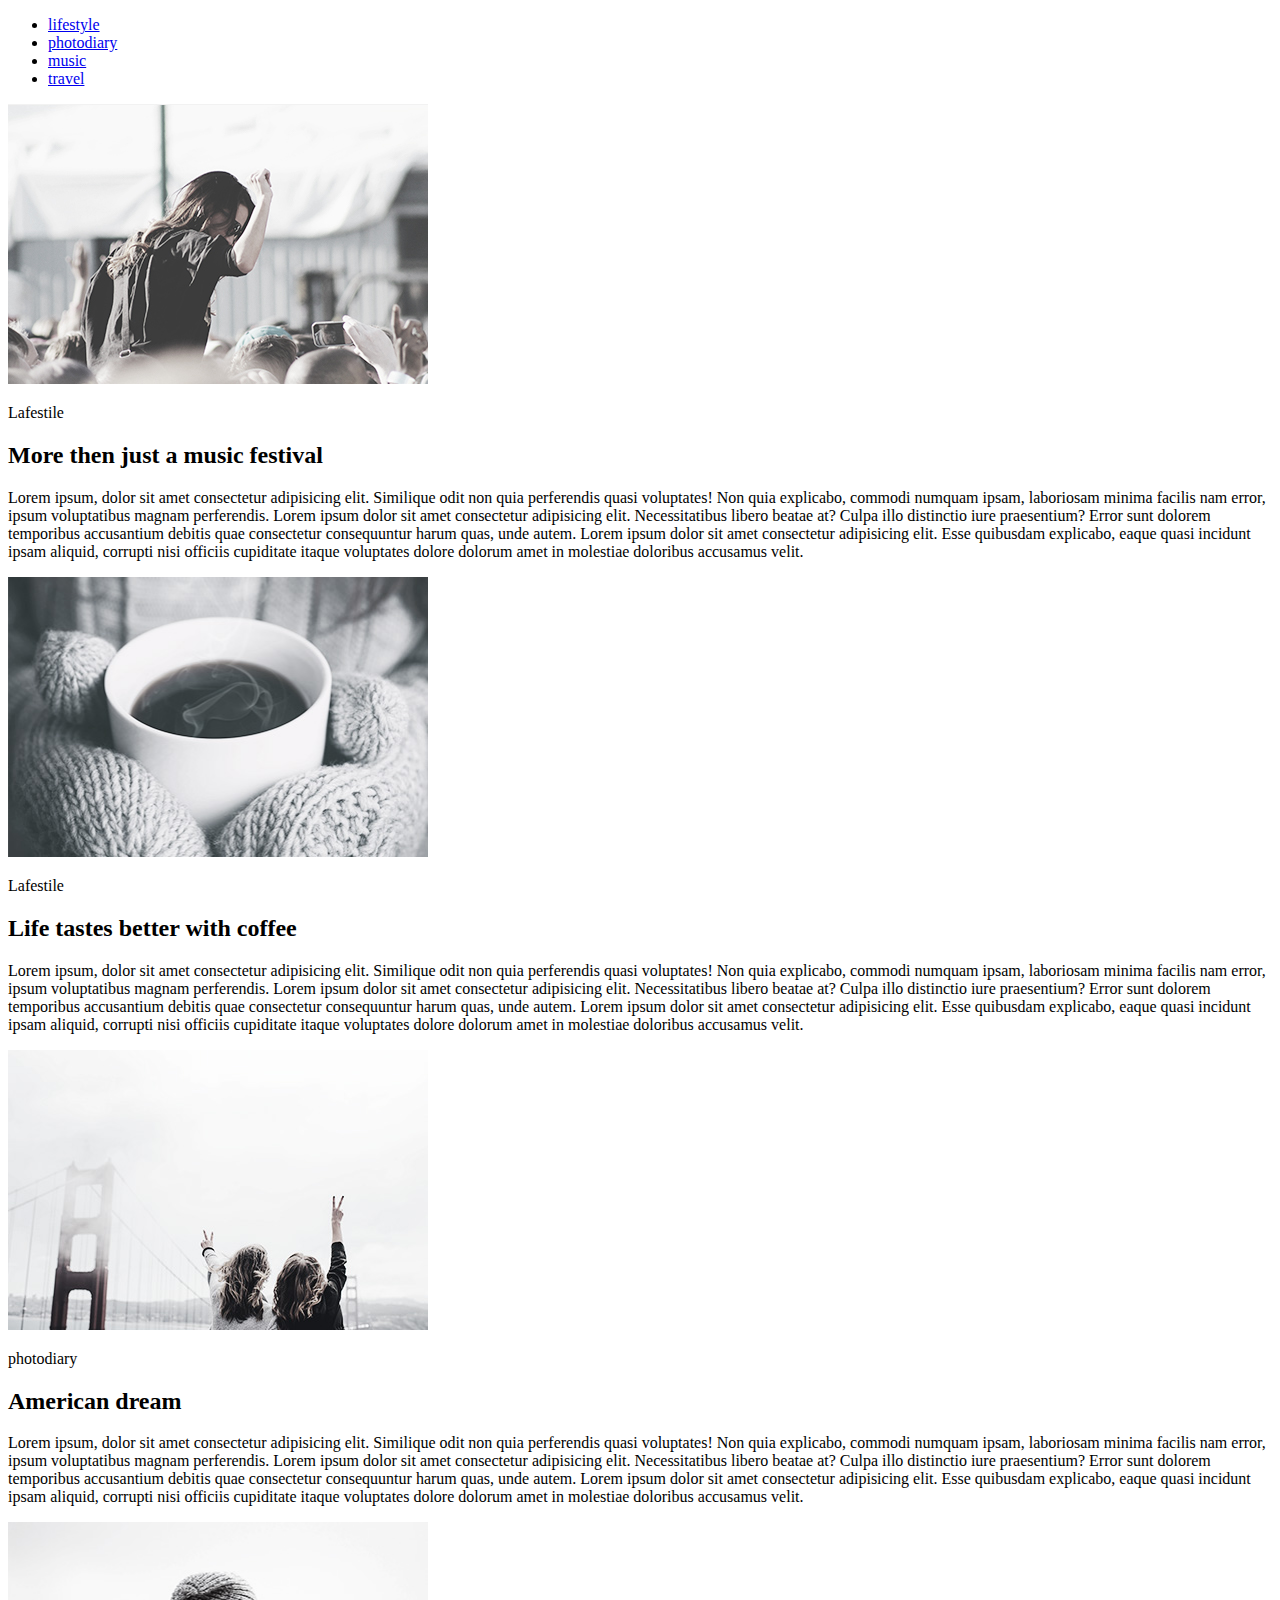
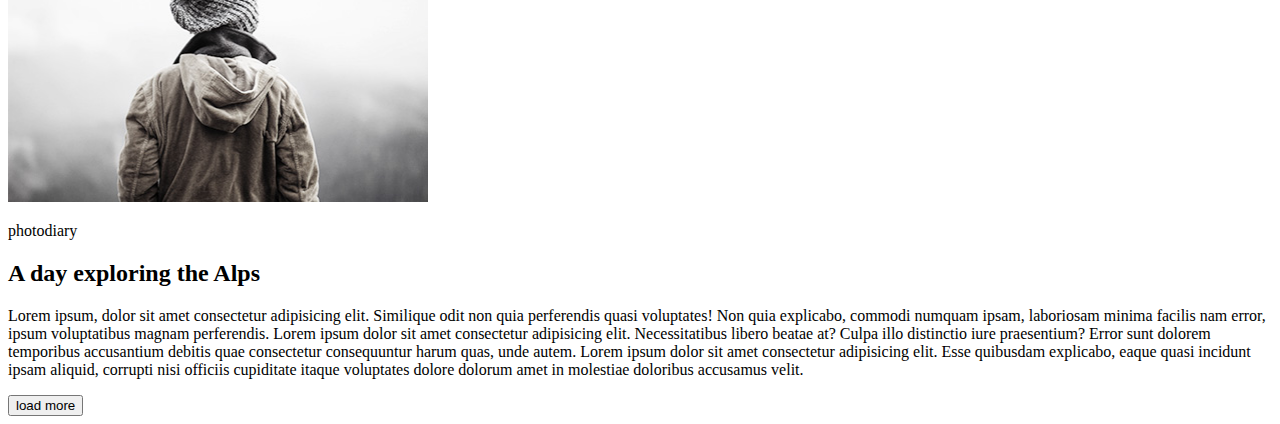
<file: module_01/index.html>
<!DOCTYPE html>
<html lang="en">
  <head>
    <meta charset="UTF-8" />
    <meta name="viewport" content="width=device-width, initial-scale=1.0" />
    <meta http-equiv="X-UA-Compatible" content="ie=edge" />
    <title>Module-01</title>
  </head>
  <body>
    <header>
      <nav>
        <ul>
          <li><a href="#">lifestyle</a></li>
          <li><a href="#">photodiary</a></li>
          <li><a href="#">music</a></li>
          <li><a href="#">travel</a></li>
        </ul>
      </nav>
    </header>
    <main>
      <article>
        <img
          src="img/musicfestival.jpg"
          width="420"
          height="280"
          alt="Music festival"
        />
        <p>Lafestile</p>
        <h2>More then just a music festival</h2>
        <p>
          Lorem ipsum, dolor sit amet consectetur adipisicing elit. Similique
          odit non quia perferendis quasi voluptates! Non quia explicabo,
          commodi numquam ipsam, laboriosam minima facilis nam error, ipsum
          voluptatibus magnam perferendis. Lorem ipsum dolor sit amet
          consectetur adipisicing elit. Necessitatibus libero beatae at? Culpa
          illo distinctio iure praesentium? Error sunt dolorem temporibus
          accusantium debitis quae consectetur consequuntur harum quas, unde
          autem. Lorem ipsum dolor sit amet consectetur adipisicing elit. Esse
          quibusdam explicabo, eaque quasi incidunt ipsam aliquid, corrupti nisi
          officiis cupiditate itaque voluptates dolore dolorum amet in molestiae
          doloribus accusamus velit.
        </p>
      </article>
      <article>
        <img src="img/coffee.jpg" width="420" height="280" alt="Coffee" />
        <p>Lafestile</p>
        <h2>Life tastes better with coffee</h2>
        <p>
          Lorem ipsum, dolor sit amet consectetur adipisicing elit. Similique
          odit non quia perferendis quasi voluptates! Non quia explicabo,
          commodi numquam ipsam, laboriosam minima facilis nam error, ipsum
          voluptatibus magnam perferendis. Lorem ipsum dolor sit amet
          consectetur adipisicing elit. Necessitatibus libero beatae at? Culpa
          illo distinctio iure praesentium? Error sunt dolorem temporibus
          accusantium debitis quae consectetur consequuntur harum quas, unde
          autem. Lorem ipsum dolor sit amet consectetur adipisicing elit. Esse
          quibusdam explicabo, eaque quasi incidunt ipsam aliquid, corrupti nisi
          officiis cupiditate itaque voluptates dolore dolorum amet in molestiae
          doloribus accusamus velit.
        </p>
      </article>
      <article>
        <img
          src="img/americandream.jpg"
          width="420"
          height="280"
          alt="American dream"
        />
        <p>photodiary</p>
        <h2>American dream</h2>
        <p>
          Lorem ipsum, dolor sit amet consectetur adipisicing elit. Similique
          odit non quia perferendis quasi voluptates! Non quia explicabo,
          commodi numquam ipsam, laboriosam minima facilis nam error, ipsum
          voluptatibus magnam perferendis. Lorem ipsum dolor sit amet
          consectetur adipisicing elit. Necessitatibus libero beatae at? Culpa
          illo distinctio iure praesentium? Error sunt dolorem temporibus
          accusantium debitis quae consectetur consequuntur harum quas, unde
          autem. Lorem ipsum dolor sit amet consectetur adipisicing elit. Esse
          quibusdam explicabo, eaque quasi incidunt ipsam aliquid, corrupti nisi
          officiis cupiditate itaque voluptates dolore dolorum amet in molestiae
          doloribus accusamus velit.
        </p>
      </article>
      <article>
        <img src="img/alps.jpg" width="420" height="280" alt="The Alps" />
        <p>photodiary</p>
        <h2>A day exploring the Alps</h2>
        <p>
          Lorem ipsum, dolor sit amet consectetur adipisicing elit. Similique
          odit non quia perferendis quasi voluptates! Non quia explicabo,
          commodi numquam ipsam, laboriosam minima facilis nam error, ipsum
          voluptatibus magnam perferendis. Lorem ipsum dolor sit amet
          consectetur adipisicing elit. Necessitatibus libero beatae at? Culpa
          illo distinctio iure praesentium? Error sunt dolorem temporibus
          accusantium debitis quae consectetur consequuntur harum quas, unde
          autem. Lorem ipsum dolor sit amet consectetur adipisicing elit. Esse
          quibusdam explicabo, eaque quasi incidunt ipsam aliquid, corrupti nisi
          officiis cupiditate itaque voluptates dolore dolorum amet in molestiae
          doloribus accusamus velit.
        </p>
      </article>
      <button>load more</button>
    </main>
  </body>
</html>
</file>
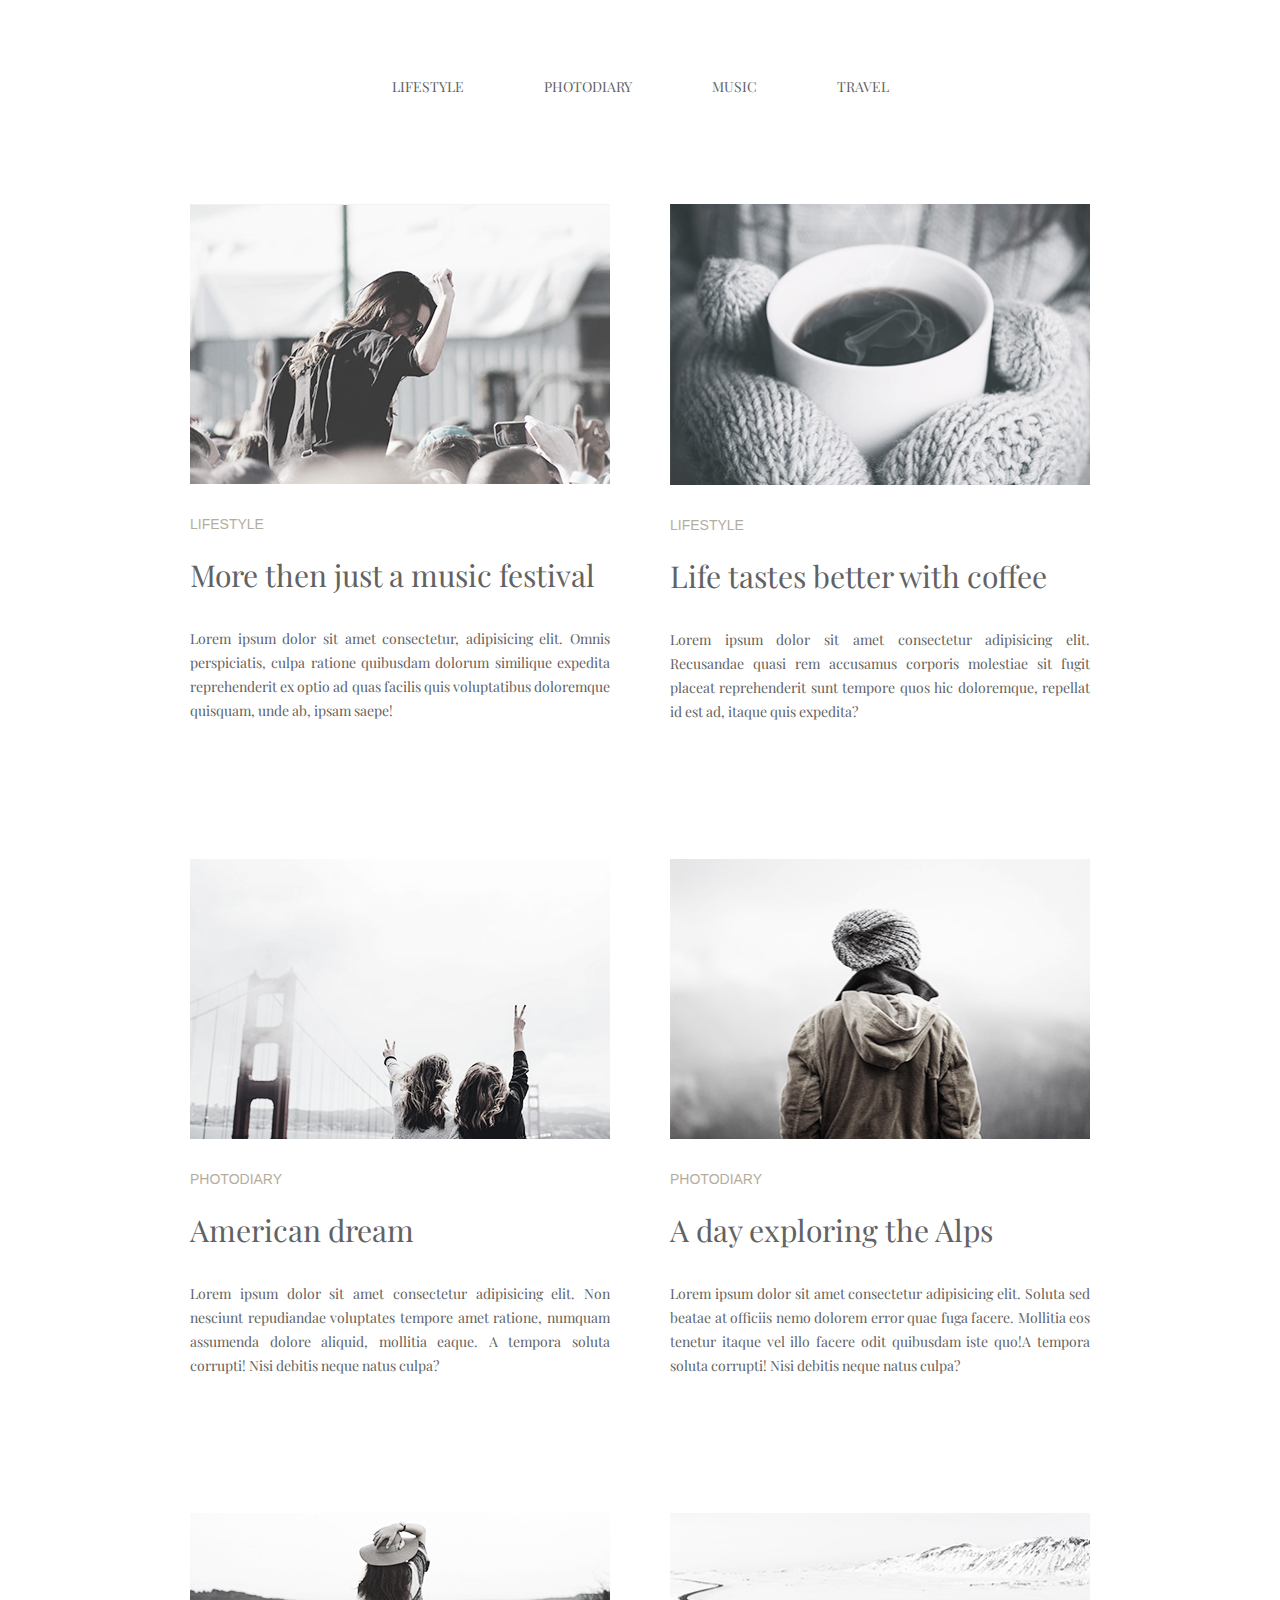
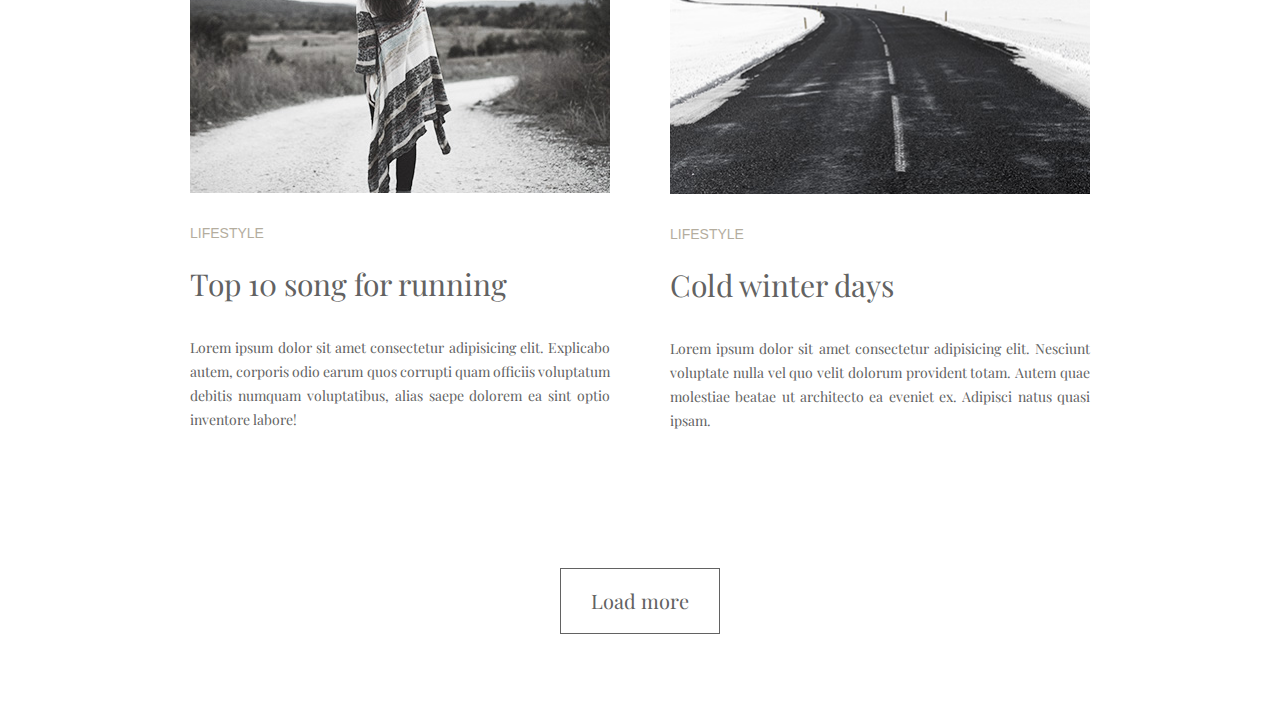
<file: module_03/index.html>
<!DOCTYPE html>
<html lang="en-us">
  <head>
    <meta charset="UTF-8" />
    <meta name="viewport" content="width=device-width, initial-scale=1.0" />
    <meta http-equiv="X-UA-Compatible" content="ie=edge" />
    <title>Module-03</title>
    <link
      href="https://fonts.googleapis.com/css?family=Playfair+Display:400&Ubuntu:300&display=swap"
      rel="stylesheet"
    />
    <link rel="stylesheet" href="css/normalize.css" />
    <link rel="stylesheet" href="css/styles.css" />
  </head>

  <body>
    <div class="wrapper">
      <header class="menu-wrapper">
        <nav class="navigation">
          <ul class="site-navigation">
            <li><a href="#">lifestyle</a></li>
            <li><a href="#">Photodiary</a></li>
            <li><a href="#">Music</a></li>
            <li><a href="#">Travel</a></li>
          </ul>
        </nav>
      </header>
      <main class="main-content">
        <article class="content">
          <img
            class="content-list__image"
            src="img/Foto-1.jpg"
            width="420"
            height="280"
            alt="Music festival"
          />
          <p class="content-list__name">lifestyle</p>
          <h2 class="content-list__heading">
            More then just a music festival
          </h2>
          <p class="content-list__about">
            Lorem ipsum dolor sit amet consectetur, adipisicing elit. Omnis
            perspiciatis, culpa ratione quibusdam dolorum similique expedita
            reprehenderit ex optio ad quas facilis quis voluptatibus doloremque
            quisquam, unde ab, ipsam saepe!
          </p>
        </article>
        <article class="content">
          <img
            class="content-list__image"
            src="img/Foto-2.jpg"
            width="420"
            height="280"
            alt="coffee"
          />
          <p class="content-list__name">lifestyle</p>
          <h2 class="content-list__heading">
            Life tastes better with coffee
          </h2>
          <p class="content-list__about">
            Lorem ipsum dolor sit amet consectetur adipisicing elit. Recusandae
            quasi rem accusamus corporis molestiae sit fugit placeat
            reprehenderit sunt tempore quos hic doloremque, repellat id est ad,
            itaque quis expedita?
          </p>
        </article>
        <article class="content">
          <img
            class="content-list__image"
            src="img/Foto-3.jpg"
            width="420"
            height="280"
            alt="American dream"
          />
          <p class="content-list__name">Photodiary</p>
          <h2 class="content-list__heading">
            American dream
          </h2>
          <p class="content-list__about">
            Lorem ipsum dolor sit amet consectetur adipisicing elit. Non
            nesciunt repudiandae voluptates tempore amet ratione, numquam
            assumenda dolore aliquid, mollitia eaque. A tempora soluta corrupti!
            Nisi debitis neque natus culpa?
          </p>
        </article>
        <article class="content">
          <img
            class="content-list__image"
            src="img/Foto-4.jpg"
            width="420"
            height="280"
            alt=" The Alps"
          />
          <p class="content-list__name">Photodiary</p>
          <h2 class="content-list__heading">
            A day exploring the Alps
          </h2>
          <p class="content-list__about">
            Lorem ipsum dolor sit amet consectetur adipisicing elit. Soluta sed
            beatae at officiis nemo dolorem error quae fuga facere. Mollitia eos
            tenetur itaque vel illo facere odit quibusdam iste quo!A tempora
            soluta corrupti! Nisi debitis neque natus culpa?
          </p>
        </article>
        <article class="content">
          <img
            class="content-list__image"
            src="img/Foto-5.jpg"
            width="420"
            height="280"
            alt=" Top 10 song"
          />
          <p class="content-list__name">lifestyle</p>
          <h2 class="content-list__heading">
            Top 10 song for running
          </h2>
          <p class="content-list__about">
            Lorem ipsum dolor sit amet consectetur adipisicing elit. Explicabo
            autem, corporis odio earum quos corrupti quam officiis voluptatum
            debitis numquam voluptatibus, alias saepe dolorem ea sint optio
            inventore labore!
          </p>
        </article>
        <article class="content">
          <img
            class="content-list__image"
            src="img/Foto-6.jpg"
            width="420"
            height="280"
            alt=" Winter days"
          />
          <p class="content-list__name">lifestyle</p>
          <h2 class="content-list__heading">
            Cold winter days
          </h2>
          <p class="content-list__about">
            Lorem ipsum dolor sit amet consectetur adipisicing elit. Nesciunt
            voluptate nulla vel quo velit dolorum provident totam. Autem quae
            molestiae beatae ut architecto ea eveniet ex. Adipisci natus quasi
            ipsam.
          </p>
        </article>
        <button class="download" type="button">Load more</button>
      </main>
    </div>
  </body>
</html>
</file>
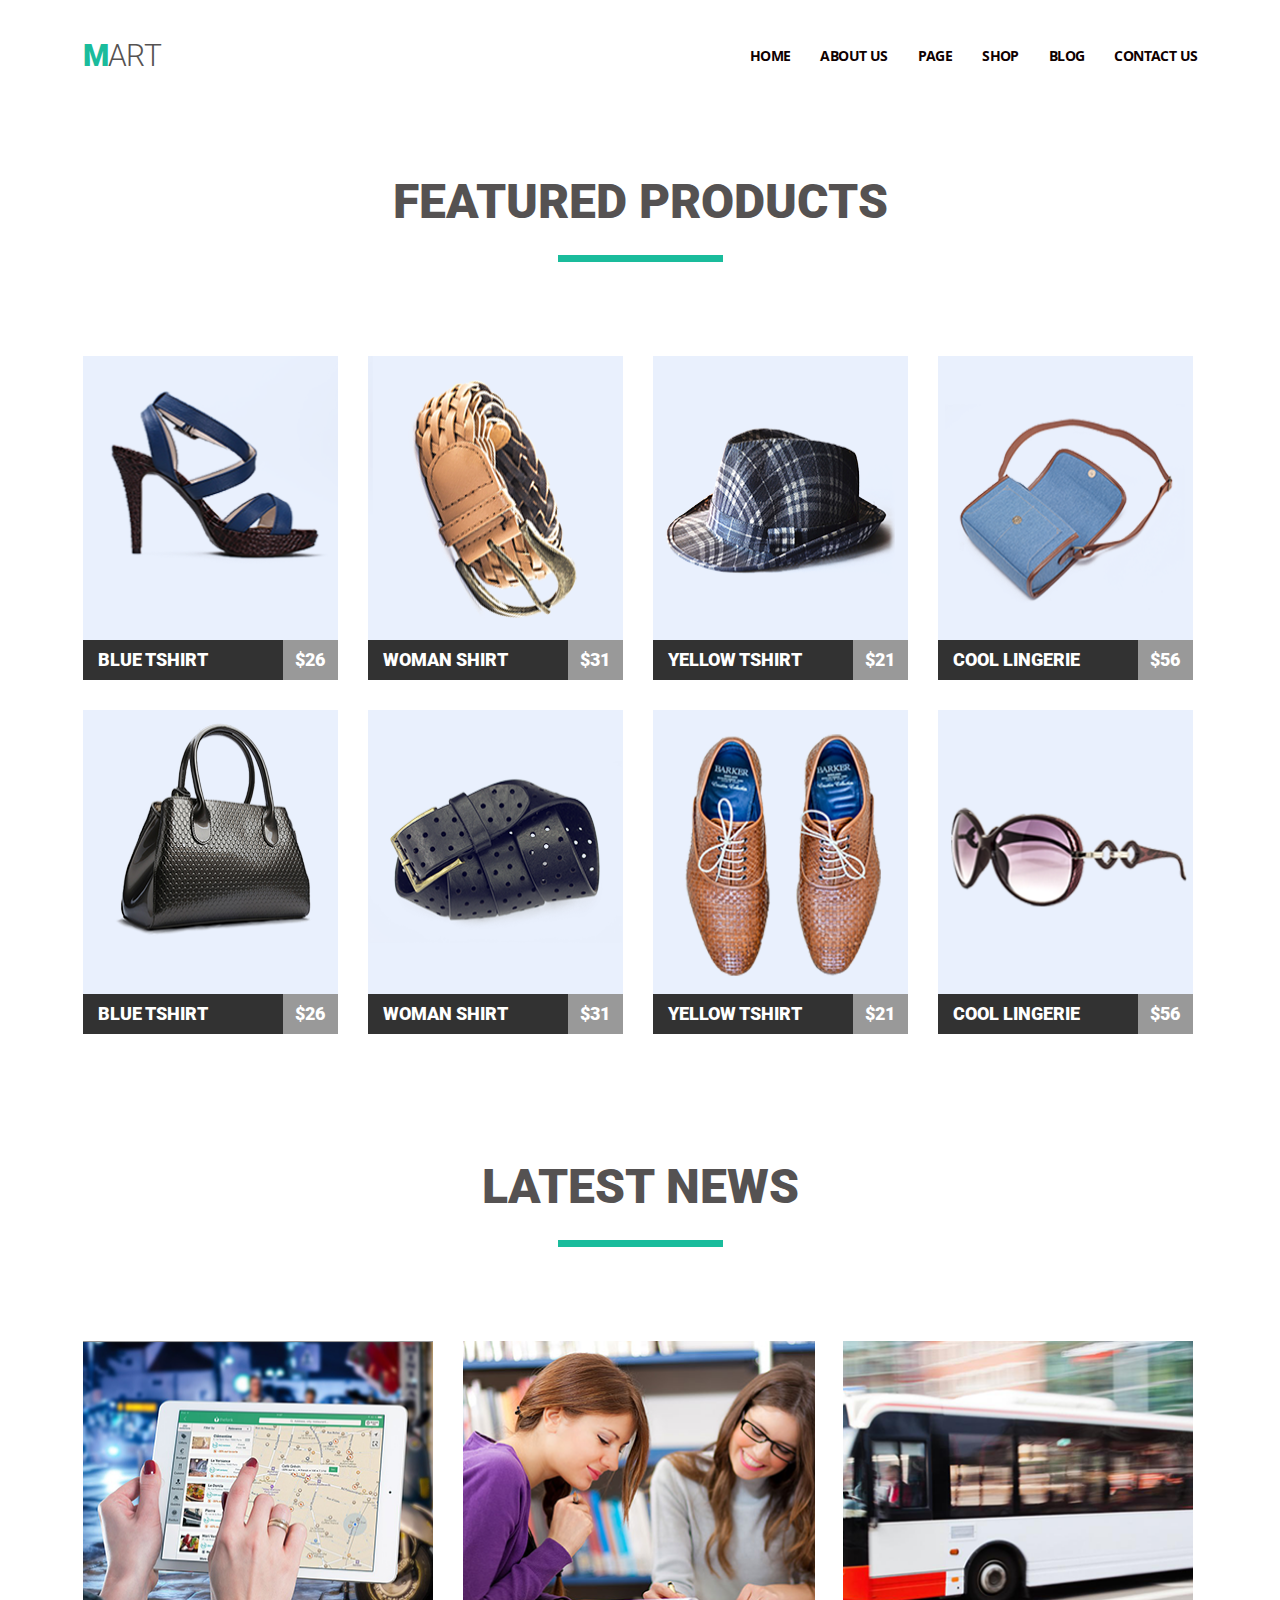
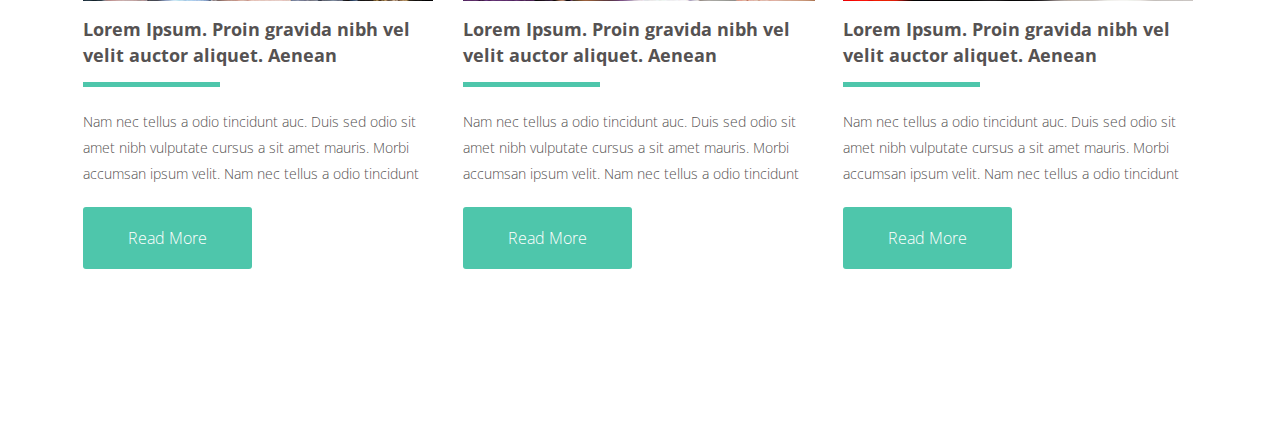
<file: module_04/index.html>
<!DOCTYPE html>
<html lang="en">
  <head>
    <meta charset="UTF-8" />
    <meta name="viewport" content="width=device-width, initial-scale=1.0" />
    <meta http-equiv="X-UA-Compatible" content="ie=edge" />
    <title>Module-04</title>
    <link rel="stylesheet" href="./css/normalize.css">
    <link
      href="https://fonts.googleapis.com/css?family=Open+Sans:300,400,600,700%7CRoboto:300,400,900&display=swap"
      rel="stylesheet"
    />
    <link rel="stylesheet" href="./css/styles.css">
  </head>

  <body>
    <div class="wrapper">
      <!-- Header menu -->
      <header class="menu-wrapper clearfix">
        <div class="logo">
          <a href="#">Mart</a>
        </div>
        <nav class="navigation">
          <ul class="menu__navigation clearfix">
            <li><a href="#">Home</a></li>
            <li><a href="#">About Us</a></li>
            <li><a href="#">Page</a></li>
            <li><a href="#">Shop</a></li>
            <li><a href="#">Blog</a></li>
            <li><a href="#">Contact us</a></li>
          </ul>
        </nav>
      </header>
      <main class="container">
        <!-- Menu-FEATURED PRODUCTS -->
        <section class="products">
          <h2 class="name__products">Featured Products</h2>
          <ul class="featured__list clearfix">
            <li>
              <a href="#" class="logo__products"
                ><img
                  src="img/icons/Blue-Tshirt.png"
                  alt="women shoes"
                  width="255"
                  height="284"
              /></a>
              <div class="product__name clearfix">
                <h3 class="name"><a href="#">Blue Tshirt</a></h3>
                <p class="price">&#36;26</p>
              </div>
            </li>
            <li>
              <a href="#" class="logo__products"
                ><img
                  src="../module_04/img/icons/Woman-shirt.png"
                  alt="belt"
                  width="255"
                  height="284"
              /></a>
              <div class="product__name clearfix">
                <h3 class="name"><a href="#">Woman shirt</a></h3>
                <p class="price">&#36;31</p>
              </div>
            </li>
            <li>
              <a href="#" class="logo__products"
                ><img
                  src="../module_04/img/icons/Yellow-Tshirt.png"
                  alt="hat"
                  width="255"
                  height="284"
              /></a>
              <div class="product__name clearfix">
                <h3 class="name"><a href="#">Yellow Tshirt</a></h3>
                <p class="price">&#36;21</p>
              </div>
            </li>
            <li>
              <a href="#" class="logo__products"
                ><img
                  src="../module_04/img/icons/Cool-lingerie.png"
                  alt="Cool-lingerie"
                  width="255"
                  height="284"
              /></a>
              <div class="product__name clearfix">
                <h3 class="name"><a href="#">Cool lingerie</a></h3>
                <p class="price">&#36;56</p>
              </div>
            </li>
            <li>
              <a href="#" class="logo__products"
                ><img
                  src="../module_04/img/icons/black-bag.png"
                  alt="black-bag"
                  width="255"
                  height="284"
              /></a>
              <div class="product__name clearfix">
                <h3 class="name"><a href="#">Blue Tshirt</a></h3>
                <p class="price">&#36;26</p>
              </div>
            </li>
            <li>
              <a href="#" class="logo__products"
                ><img
                  src="../module_04/img/icons/black-belt.png"
                  alt="black-belt"
                  width="255"
                  height="284"
              /></a>
              <div class="product__name clearfix">
                <h3 class="name"><a href="#">Woman Shirt</a></h3>
                <p class="price">&#36;31</p>
              </div>
            </li>
            <li>
              <a href="#" class="logo__products"
                ><img
                  src="../module_04/img/icons/shoes.png"
                  alt="shoes"
                  width="255"
                  height="284"
              /></a>
              <div class="product__name clearfix">
                <h3 class="name"><a href="#">Yellow Tshirt</a></h3>
                <p class="price">&#36;21</p>
              </div>
            </li>
            <li>
              <a href="#" class="logo__products"
                ><img
                  src="../module_04/img/icons/glasses.png"
                  alt="glasses"
                  width="255"
                  height="284"
              /></a>
              <div class="product__name clearfix">
                <h3 class="name"><a href="#">Cool Lingerie</a></h3>
                <p class="price">&#36;56</p>
              </div>
            </li>
          </ul>
        </section>
        <!--  Latest News -->
        <section class="Latest__News clearfix">
          <h2 class="name__products">Latest News</h2>
          <article>
            <img
              src="../module_04/img/foto-news-tablet.png"
              alt="news tablet"
              width="350"
              height="260"
            />
            <h3>
              Lorem Ipsum. Proin gravida nibh vel velit auctor aliquet. Aenean
            </h3>
            <p>
              Nam nec tellus a odio tincidunt auc. Duis sed odio sit amet nibh
              vulputate cursus a sit amet mauris. Morbi accumsan ipsum velit.
              Nam nec tellus a odio tincidunt
            </p>
            <a href="#">Read More</a>
          </article>
          <article>
            <img
              src="../module_04/img/foto-news-women.png"
              alt="news women"
              width="352"
              height="260"
            />
            <h3>
              Lorem Ipsum. Proin gravida nibh vel velit auctor aliquet. Aenean
            </h3>
            <p>
              Nam nec tellus a odio tincidunt auc. Duis sed odio sit amet nibh
              vulputate cursus a sit amet mauris. Morbi accumsan ipsum velit.
              Nam nec tellus a odio tincidunt
            </p>
            <a href="#">Read More</a>
          </article>
          <article>
            <img
              src="../module_04/img/product14_28.png"
              alt="product"
              width="350"
              height="260"
            />
            <h3>
              Lorem Ipsum. Proin gravida nibh vel velit auctor aliquet. Aenean
            </h3>
            <p>
              Nam nec tellus a odio tincidunt auc. Duis sed odio sit amet nibh
              vulputate cursus a sit amet mauris. Morbi accumsan ipsum velit.
              Nam nec tellus a odio tincidunt
            </p>
            <a href="#">Read More</a>
          </article>
        </section>
      </main>
    </div>
  </body>
</html>
</file>
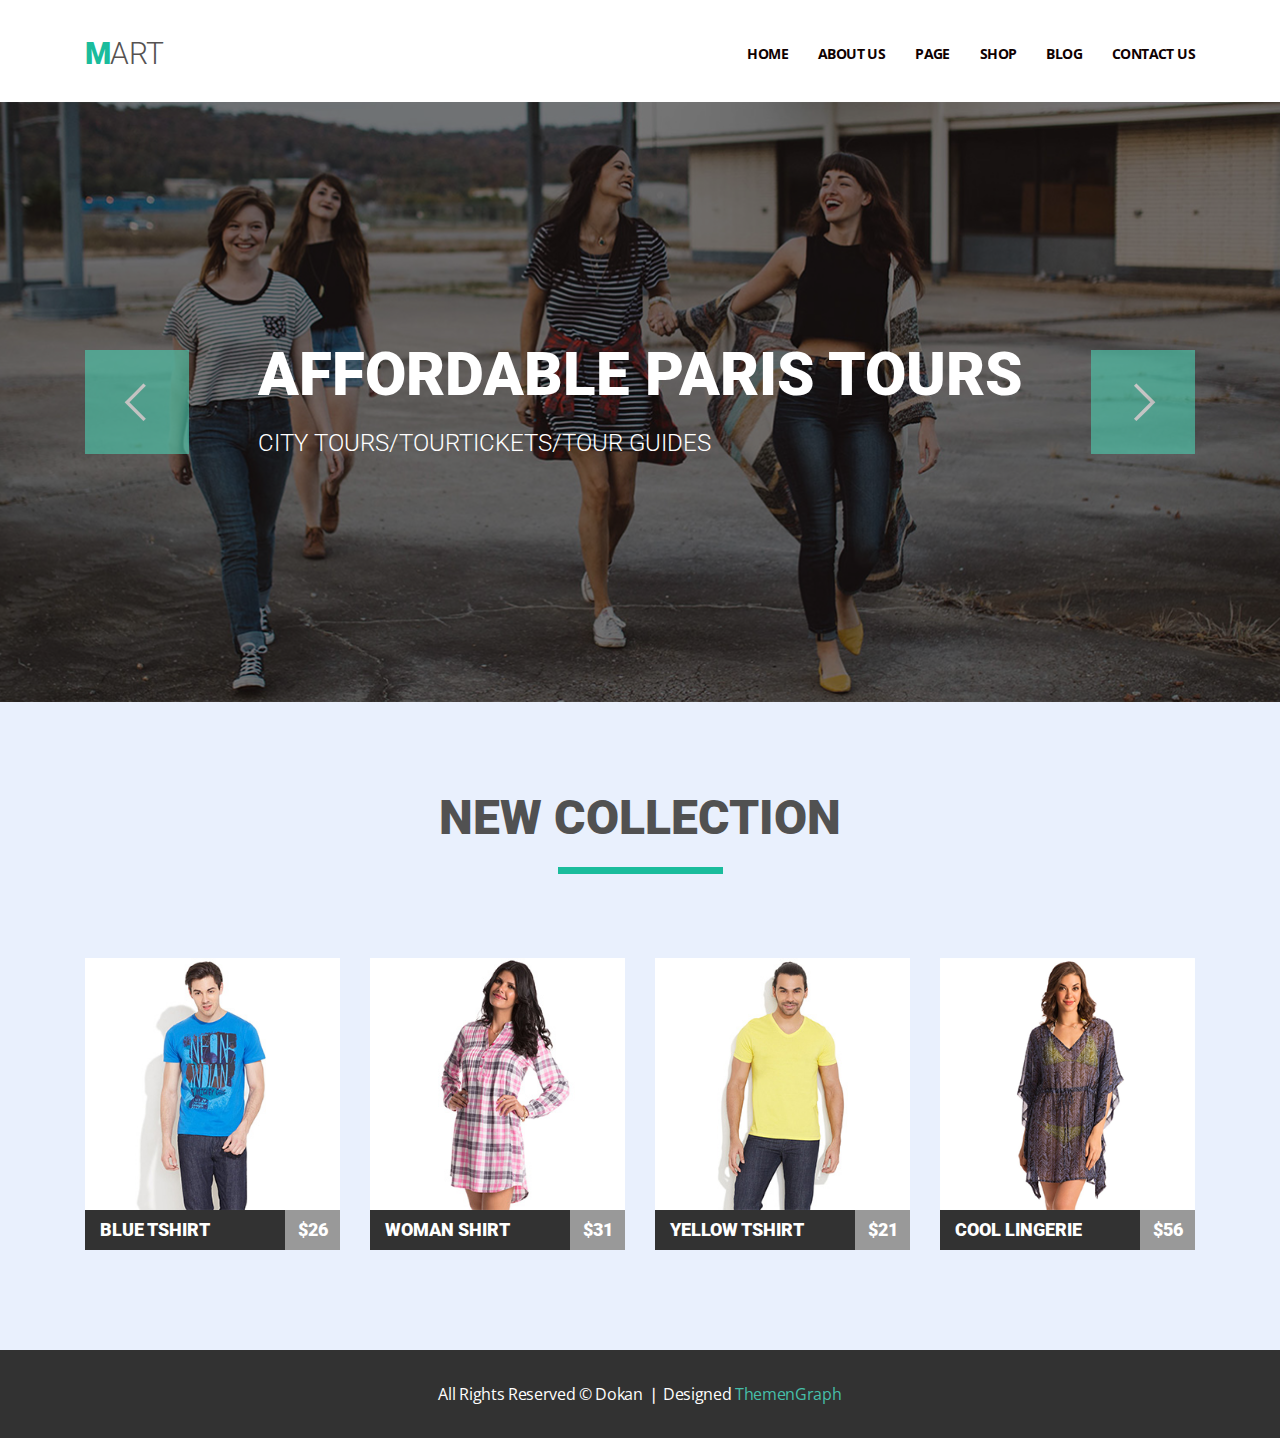
<file: module_05/index.html>
<!DOCTYPE html>
<html lang="en">
  <head>
    <meta charset="UTF-8" />
    <meta name="viewport" content="width=device-width, initial-scale=1.0" />
    <meta http-equiv="X-UA-Compatible" content="ie=edge" />
    <title>Module-05</title>
    <link rel="stylesheet" href="./css/normalize.css" />
    <link
      href="https://fonts.googleapis.com/css?family=Roboto:300,900&display=swap"
      rel="stylesheet"
    />
    <link
      href="https://fonts.googleapis.com/css?family=Open+Sans:300,400,600,700&display=swap"
      rel="stylesheet"
    />
    <link rel="stylesheet" href="css/pe-icon-7-stroke.css" />
    <link rel="stylesheet" href="./css/styles.css" />
  </head>

  <body>
    <!-- Header menu -->
    <header class="header">
      <div class="container clearfix">
        <div class="logo">
          <a href="#">Mart</a>
        </div>
        <nav class="navigation">
          <ul class="menu__navigation clearfix">
            <li><a href="#">Home</a></li>
            <li><a href="#">About Us</a></li>
            <li><a href="#">Page</a></li>
            <li><a href="#">Shop</a></li>
            <li><a href="#">Blog</a></li>
            <li><a href="#">Contact us</a></li>
          </ul>
        </nav>
      </div>
    </header>
    <!-- Slaider -->
    <main class="inner">
      <section class="container__slider">
        <div class="container__button">
          <button class="slider-ctrl slider-ctrl-prev">
            <span class="pe-7s-angle-left"></span>
          </button>
          <button class="slider-ctrl slider-ctrl-next">
            <span class="pe-7s-angle-right"></span>
          </button>
        </div>
        <ul class="slider">
          <li class="foto__slider">
            <img
              src="./img/slide4.jpg"
              alt="slide-img"
              width="1600"
              height="600"
            />
            <div class="slider__name">
              <h2>Affordable Paris Tours</h2>
              <h3>City tours/tourtickets/tour guides</h3>
            </div>
          </li>
        </ul>
      </section>
      <!-- New Collection -->
      <section class="products">
        <div class="container">
          <h2 class="name__card">New Collection</h2>
          <ul class="products__card clearfix">
            <li class="product__list">
              <div class="image__box">
                <div class="overlay">
                  <div class="overlay-icons">
                    <ul>
                      <li>
                        <button type="button" class="pe-7s-like">
                          <span class="visually-hidden">Like</span>
                        </button>
                      </li>
                      <li>
                        <button type="button" class="pe-7s-shuffle">
                          <span class="visually-hidden">Shuffle</span>
                        </button>
                      </li>
                      <li>
                        <button type="button" class="pe-7s-clock">
                          <span class="visually-hidden">Clock</span>
                        </button>
                      </li>
                      <li class="icons">
                        <button type="button" class="pe-7s-cart">
                          <span class="cart">Add to cart</span>
                        </button>
                      </li>
                    </ul>
                  </div>
                </div>
                <a href="#" class="logo__products"
                  ><img
                    src="./img/category-2.jpg"
                    alt="Blue Tshirt"
                    width="255"
                    height="284"
                  />
                </a>
              </div>
              <div class="product__name clearfix">
                <h3 class="name"><a href="#">Blue Tshirt</a></h3>
                <p class="price">&#36;26</p>
              </div>
            </li>
            <li class="product__list">
              <div class="image__box">
                <div class="overlay">
                  <div class="overlay-icons">
                    <ul>
                      <li>
                        <button type="button" class="pe-7s-like">
                          <span class="visually-hidden">Like</span>
                        </button>
                      </li>
                      <li>
                        <button type="button" class="pe-7s-shuffle">
                          <span class="visually-hidden">Shuffle</span>
                        </button>
                      </li>
                      <li>
                        <button type="button" class="pe-7s-clock">
                          <span class="visually-hidden">Clock</span>
                        </button>
                      </li>
                      <li class="icons">
                        <button type="button" class="pe-7s-cart">
                          <span class="cart">Add to cart</span>
                        </button>
                      </li>
                    </ul>
                  </div>
                </div>
                <a href="#" class="logo__products"
                  ><img
                    src="./img/category-1.jpg"
                    alt="Blue Tshirt"
                    width="255"
                    height="284"
                  />
                </a>
              </div>
              <div class="product__name clearfix">
                <h3 class="name"><a href="#">Woman Shirt</a></h3>
                <p class="price">&#36;31</p>
              </div>
            </li>
            <li class="product__list">
              <div class="image__box">
                <div class="overlay">
                  <div class="overlay-icons">
                    <ul>
                      <li>
                        <button type="button" class="pe-7s-like">
                          <span class="visually-hidden">Like</span>
                        </button>
                      </li>
                      <li>
                        <button type="button" class="pe-7s-shuffle">
                          <span class="visually-hidden">Shuffle</span>
                        </button>
                      </li>
                      <li>
                        <button type="button" class="pe-7s-clock">
                          <span class="visually-hidden">Clock</span>
                        </button>
                      </li>
                      <li class="icons">
                        <button type="button" class="pe-7s-cart">
                          <span class="cart">Add to cart</span>
                        </button>
                      </li>
                    </ul>
                  </div>
                </div>
                <a href="#" class="logo__products"
                  ><img
                    src="./img/category-4.jpg"
                    alt="Blue Tshirt"
                    width="255"
                    height="284"
                  />
                </a>
              </div>
              <div class="product__name clearfix">
                <h3 class="name"><a href="#">Yellow Tshirt</a></h3>
                <p class="price">&#36;21</p>
              </div>
            </li>
            <li class="product__list">
              <div class="image__box">
                <div class="overlay">
                  <div class="overlay-icons">
                    <ul>
                      <li>
                        <button type="button" class="pe-7s-like">
                          <span class="visually-hidden">Like</span>
                        </button>
                      </li>
                      <li>
                        <button type="button" class="pe-7s-shuffle">
                          <span class="visually-hidden">Shuffle</span>
                        </button>
                      </li>
                      <li>
                        <button type="button" class="pe-7s-clock">
                          <span class="visually-hidden">Clock</span>
                        </button>
                      </li>
                      <li>
                        <button type="button" class="pe-7s-cart">
                          <span class="cart">Add to cart</span>
                        </button>
                      </li>
                    </ul>
                  </div>
                </div>
                <a href="#" class="logo__products"
                  ><img
                    src="./img/category-3.png"
                    alt="Blue Tshirt"
                    width="255"
                    height="284"
                  />
                </a>
              </div>
              <div class="product__name clearfix">
                <h3 class="name"><a href="#">Cool lingerie</a></h3>
                <p class="price">&#36;56</p>
              </div>
            </li>
          </ul>
        </div>
      </section>
    </main>
    <!-- Page footer -->
    <footer class="footer">
      <address class="container">
        All Rights Reserved <span>&copy;</span> Dokan
        <span>&#10072;</span> Designed
        <a class="link" href="#">ThemenGraph</a>
      </address>
    </footer>
  </body>
</html>
</file>
<file: module_03/css/styles.css>
/* * {
  outline: 1px solid red;
} */

html {
  box-sizing: border-box;
}

*,
*::before,
*::after {
  box-sizing: inherit;
}

* {
  margin: 0;
  padding: 0;
  box-sizing: border-box;
}

body,
p,
button {
  font-family: "Playfair Display", serif;
  color: #626262;
  font-size: 14px;
  line-height: 24px;
  font-weight: 400;
}

.wrapper {
  max-width: 900px;
  margin: 0 auto;
  text-align: center;
}

.menu-wrapper {
  margin-bottom: 105px;
}

.navigation {
  padding: 75px 0 0;
}

.site-navigation {
  margin: 0;
  padding: 0;
  font-size: 14px;
  list-style: none;
  text-align: center;
  vertical-align: middle;
}

.site-navigation li {
  display: inline-block;
}

.site-navigation li:not(:last-child) {
  margin-right: 77px;
}
.site-navigation a {
  color: #626262;
  text-transform: uppercase;
  text-decoration: none;
  line-height: 24px;
}

.site-navigation li a:hover,
.site-navigation li a:focus {
  color: #03a9f4;
}

.content {
  list-style: none;
  margin: 0;
  padding: 0;
  font-size: 0;
}

.main-content {
  font-size: 0;
}

.content {
  display: inline-block;
  width: 420px;
  font-size: 14px;
  vertical-align: top;
  margin-bottom: 135px;
}

.content:nth-child(even) {
  margin-right: 0;
}

.content:nth-child(odd) {
  margin-right: 60px;
}

.content article:nth-last-child(-n + 2) {
  margin-bottom: 55px;
}

.content img {
  display: block;
  width: 100%;
  height: auto;
  margin-bottom: 32px;
}
.content-list__name {
  font: 300 14px "Ubuntu", sans-serif;
  text-transform: uppercase;
  color: #b4ad9e;
  margin-bottom: 31px;
  text-align: left;
}
.content h2 {
  font-size: 30px;
  font-weight: 400;
  margin-bottom: 40px;
  text-align: left;
}

.content-list__about {
  font-size: 14px;
  line-height: 24px;
  text-align: justify;
}

.download {
  display: block;
  border: none;
  margin: 0 auto;
  font-size: 20px;
  line-height: 24px;
  border: 1px solid #626262;
  padding: 20px 30px;
  margin-bottom: 75px;
  background-color: #ffffff;
  cursor: pointer;
}
</file>
<file: module_04/css/styles.css>
/* * {

  outline: 1px solid red;
} */

html {
  box-sizing: border-box;
}

*,
*::before,
*::after {
  box-sizing: inherit;
}

* {
  margin: 0;
  padding: 0;
}

body {
  font-family: "Open Sans", sans-serif;
  font-family: "Roboto", sans-serif;
  color: #555252;
  font-size: 18px;
  line-height: 26px;
  font-weight: 400;
}

.wrapper {
  width: 1115px;
  margin: 0 auto;
}

/* Header menu */
.menu-wrapper {
  padding-top: 40px;
  padding-bottom: 110px;
}

.products {
  margin-bottom: 103px;
}
.clearfix::after {
  display: table;
  content: "";
  clear: both;
}

.logo a {
  font-family: "Roboto", sans-serif;
  color: #555252;
  font-size: 30px;
  line-height: 32px;
  letter-spacing: -0.6px;
  font-weight: 300;
  text-transform: uppercase;
  text-decoration: none;
  float: left;
}
.logo a::first-letter {
  font-family: "Roboto", sans-serif;
  font-weight: 900;
  color: #1abc9c;
}

.menu__navigation {
  font-family: "Open Sans", sans-serif;
  margin-top: 10px;
  font-size: 14px;
  font-weight: 700;
  list-style: none;
  line-height: 11px;
  float: right;
}

.menu__navigation a {
  display: block;
  color: #0f0101;
  font-weight: 700;
  font-size: 14px;
  line-height: 11px;
  letter-spacing: -0.6px;
  text-transform: uppercase;
  text-decoration: none;
}

.menu__navigation li {
  float: left;
  margin-right: 30px;
}
.menu__navigation li:last-child {
  margin-right: 0px;
}

.menu__navigation li a:hover,
.menu__navigation li a:focus {
  color: #1abc9c;
}

.name__products {
  font-family: "Roboto", sans-serif;
  font-size: 48px;
  line-height: 40px;
  font-weight: 900;
  text-transform: uppercase;
  text-align: center;
  margin-bottom: 94px;
}

.name__products::after {
  display: block;
  content: "";
  width: 165px;
  height: 7px;
  margin: 33px auto 0;
  background-color: #1abc9c;
}

.products li {
  width: 255px;
  float: left;
  text-decoration: none;
  margin: 0 30px 30px 0;
  text-align: center;
  display: block;
  text-decoration: none;
}
.products li:nth-child(4n) {
  margin-right: 0;
}

.products img {
  background-color: #e9f0fd;
}

.products img,
.Latest__News img {
  display: block;
}

.product__name {
  background-color: #323232;
}

.products .name a {
  display: block;
  float: left;
  padding-left: 15px;
  width: 200px;
  font-family: "Roboto", sans-serif;
  font-size: 18px;
  font-weight: 900;
  line-height: 40px;
  color: #fff;
  text-decoration: none;
  text-align: left;
  text-transform: uppercase;
}

.products .price {
  display: block;
  width: 55px;
  font-family: "Roboto", sans-serif;
  font-size: 18px;
  font-weight: 900;
  line-height: 40px;
  color: #fff;
  text-decoration: none;
  text-align: center;
  text-transform: uppercase;
  float: left;
  background-color: rgba(255, 255, 255, 0.5);
}

.product__name:hover {
  content: "";
  background-color: #1abc9c;
}

.Latest__News article {
  width: 355px;
  margin: 0px 25px 80px 0px;
  float: left;
  color: #555252;
}
.Latest__News article:last-child {
  margin-right: 0;
}
.Latest__News img {
  margin-bottom: 15px;
}

.Latest__News h3 {
  font-family: "Open Sans", sans-serif;
  font-size: 18px;
  font-weight: 700;
  line-height: 26px;
  margin-bottom: 22px;
}
.Latest__News h3::after {
  display: block;
  content: "";
  width: 137px;
  height: 5px;
  background-color: #4ec6ab;
  margin-top: 14px;
}

.Latest__News p {
  font-family: "Open Sans", sans-serif;
  font-size: 14px;
  font-weight: 300;
  line-height: 26px;
  margin-bottom: 20px;
}

.Latest__News a {
  display: block;
  float: left;
  padding: 18px 45px;
  font-family: "Open Sans", sans-serif;
  font-size: 16px;
  font-weight: 300;
  line-height: 26px;
  text-decoration: none;
  color: #fff;
  text-align: center;
  border-radius: 3px;
  border: none;
  margin-bottom: 75px;
  background-color: #4ec6ab;
  cursor: pointer;
}
</file>
<file: module_05/css/pe-icon-7-stroke.css>
@font-face {
	font-family: 'Pe-icon-7-stroke';
	src:url('../fonts/Pe-icon-7-stroke.eot?d7yf1v');
	src:url('../fonts/Pe-icon-7-stroke.eot?#iefixd7yf1v') format('embedded-opentype'),
		url('../fonts/Pe-icon-7-stroke.woff?d7yf1v') format('woff'),
		url('../fonts/Pe-icon-7-stroke.ttf?d7yf1v') format('truetype'),
		url('../fonts/Pe-icon-7-stroke.svg?d7yf1v#Pe-icon-7-stroke') format('svg');
	font-weight: normal;
	font-style: normal;
}

[class^="pe-7s-"], [class*=" pe-7s-"] {
	display: inline-block;
	font-family: 'Pe-icon-7-stroke';
	speak: none;
	font-style: normal;
	font-weight: normal;
	font-variant: normal;
	text-transform: none;
	line-height: 1;

	/* Better Font Rendering =========== */
	-webkit-font-smoothing: antialiased;
	-moz-osx-font-smoothing: grayscale;
}

.pe-7s-album:before {
	content: "\e6aa";
}
.pe-7s-arc:before {
	content: "\e6ab";
}
.pe-7s-back-2:before {
	content: "\e6ac";
}
.pe-7s-bandaid:before {
	content: "\e6ad";
}
.pe-7s-car:before {
	content: "\e6ae";
}
.pe-7s-diamond:before {
	content: "\e6af";
}
.pe-7s-door-lock:before {
	content: "\e6b0";
}
.pe-7s-eyedropper:before {
	content: "\e6b1";
}
.pe-7s-female:before {
	content: "\e6b2";
}
.pe-7s-gym:before {
	content: "\e6b3";
}
.pe-7s-hammer:before {
	content: "\e6b4";
}
.pe-7s-headphones:before {
	content: "\e6b5";
}
.pe-7s-helm:before {
	content: "\e6b6";
}
.pe-7s-hourglass:before {
	content: "\e6b7";
}
.pe-7s-leaf:before {
	content: "\e6b8";
}
.pe-7s-magic-wand:before {
	content: "\e6b9";
}
.pe-7s-male:before {
	content: "\e6ba";
}
.pe-7s-map-2:before {
	content: "\e6bb";
}
.pe-7s-next-2:before {
	content: "\e6bc";
}
.pe-7s-paint-bucket:before {
	content: "\e6bd";
}
.pe-7s-pendrive:before {
	content: "\e6be";
}
.pe-7s-photo:before {
	content: "\e6bf";
}
.pe-7s-piggy:before {
	content: "\e6c0";
}
.pe-7s-plugin:before {
	content: "\e6c1";
}
.pe-7s-refresh-2:before {
	content: "\e6c2";
}
.pe-7s-rocket:before {
	content: "\e6c3";
}
.pe-7s-settings:before {
	content: "\e6c4";
}
.pe-7s-shield:before {
	content: "\e6c5";
}
.pe-7s-smile:before {
	content: "\e6c6";
}
.pe-7s-usb:before {
	content: "\e6c7";
}
.pe-7s-vector:before {
	content: "\e6c8";
}
.pe-7s-wine:before {
	content: "\e6c9";
}
.pe-7s-cloud-upload:before {
	content: "\e68a";
}
.pe-7s-cash:before {
	content: "\e68c";
}
.pe-7s-close:before {
	content: "\e680";
}
.pe-7s-bluetooth:before {
	content: "\e68d";
}
.pe-7s-cloud-download:before {
	content: "\e68b";
}
.pe-7s-way:before {
	content: "\e68e";
}
.pe-7s-close-circle:before {
	content: "\e681";
}
.pe-7s-id:before {
	content: "\e68f";
}
.pe-7s-angle-up:before {
	content: "\e682";
}
.pe-7s-wristwatch:before {
	content: "\e690";
}
.pe-7s-angle-up-circle:before {
	content: "\e683";
}
.pe-7s-world:before {
	content: "\e691";
}
.pe-7s-angle-right:before {
	content: "\e684";
}
.pe-7s-volume:before {
	content: "\e692";
}
.pe-7s-angle-right-circle:before {
	content: "\e685";
}
.pe-7s-users:before {
	content: "\e693";
}
.pe-7s-angle-left:before {
	content: "\e686";
}
.pe-7s-user-female:before {
	content: "\e694";
}
.pe-7s-angle-left-circle:before {
	content: "\e687";
}
.pe-7s-up-arrow:before {
	content: "\e695";
}
.pe-7s-angle-down:before {
	content: "\e688";
}
.pe-7s-switch:before {
	content: "\e696";
}
.pe-7s-angle-down-circle:before {
	content: "\e689";
}
.pe-7s-scissors:before {
	content: "\e697";
}
.pe-7s-wallet:before {
	content: "\e600";
}
.pe-7s-safe:before {
	content: "\e698";
}
.pe-7s-volume2:before {
	content: "\e601";
}
.pe-7s-volume1:before {
	content: "\e602";
}
.pe-7s-voicemail:before {
	content: "\e603";
}
.pe-7s-video:before {
	content: "\e604";
}
.pe-7s-user:before {
	content: "\e605";
}
.pe-7s-upload:before {
	content: "\e606";
}
.pe-7s-unlock:before {
	content: "\e607";
}
.pe-7s-umbrella:before {
	content: "\e608";
}
.pe-7s-trash:before {
	content: "\e609";
}
.pe-7s-tools:before {
	content: "\e60a";
}
.pe-7s-timer:before {
	content: "\e60b";
}
.pe-7s-ticket:before {
	content: "\e60c";
}
.pe-7s-target:before {
	content: "\e60d";
}
.pe-7s-sun:before {
	content: "\e60e";
}
.pe-7s-study:before {
	content: "\e60f";
}
.pe-7s-stopwatch:before {
	content: "\e610";
}
.pe-7s-star:before {
	content: "\e611";
}
.pe-7s-speaker:before {
	content: "\e612";
}
.pe-7s-signal:before {
	content: "\e613";
}
.pe-7s-shuffle:before {
	content: "\e614";
}
.pe-7s-shopbag:before {
	content: "\e615";
}
.pe-7s-share:before {
	content: "\e616";
}
.pe-7s-server:before {
	content: "\e617";
}
.pe-7s-search:before {
	content: "\e618";
}
.pe-7s-film:before {
	content: "\e6a5";
}
.pe-7s-science:before {
	content: "\e619";
}
.pe-7s-disk:before {
	content: "\e6a6";
}
.pe-7s-ribbon:before {
	content: "\e61a";
}
.pe-7s-repeat:before {
	content: "\e61b";
}
.pe-7s-refresh:before {
	content: "\e61c";
}
.pe-7s-add-user:before {
	content: "\e6a9";
}
.pe-7s-refresh-cloud:before {
	content: "\e61d";
}
.pe-7s-paperclip:before {
	content: "\e69c";
}
.pe-7s-radio:before {
	content: "\e61e";
}
.pe-7s-note2:before {
	content: "\e69d";
}
.pe-7s-print:before {
	content: "\e61f";
}
.pe-7s-network:before {
	content: "\e69e";
}
.pe-7s-prev:before {
	content: "\e620";
}
.pe-7s-mute:before {
	content: "\e69f";
}
.pe-7s-power:before {
	content: "\e621";
}
.pe-7s-medal:before {
	content: "\e6a0";
}
.pe-7s-portfolio:before {
	content: "\e622";
}
.pe-7s-like2:before {
	content: "\e6a1";
}
.pe-7s-plus:before {
	content: "\e623";
}
.pe-7s-left-arrow:before {
	content: "\e6a2";
}
.pe-7s-play:before {
	content: "\e624";
}
.pe-7s-key:before {
	content: "\e6a3";
}
.pe-7s-plane:before {
	content: "\e625";
}
.pe-7s-joy:before {
	content: "\e6a4";
}
.pe-7s-photo-gallery:before {
	content: "\e626";
}
.pe-7s-pin:before {
	content: "\e69b";
}
.pe-7s-phone:before {
	content: "\e627";
}
.pe-7s-plug:before {
	content: "\e69a";
}
.pe-7s-pen:before {
	content: "\e628";
}
.pe-7s-right-arrow:before {
	content: "\e699";
}
.pe-7s-paper-plane:before {
	content: "\e629";
}
.pe-7s-delete-user:before {
	content: "\e6a7";
}
.pe-7s-paint:before {
	content: "\e62a";
}
.pe-7s-bottom-arrow:before {
	content: "\e6a8";
}
.pe-7s-notebook:before {
	content: "\e62b";
}
.pe-7s-note:before {
	content: "\e62c";
}
.pe-7s-next:before {
	content: "\e62d";
}
.pe-7s-news-paper:before {
	content: "\e62e";
}
.pe-7s-musiclist:before {
	content: "\e62f";
}
.pe-7s-music:before {
	content: "\e630";
}
.pe-7s-mouse:before {
	content: "\e631";
}
.pe-7s-more:before {
	content: "\e632";
}
.pe-7s-moon:before {
	content: "\e633";
}
.pe-7s-monitor:before {
	content: "\e634";
}
.pe-7s-micro:before {
	content: "\e635";
}
.pe-7s-menu:before {
	content: "\e636";
}
.pe-7s-map:before {
	content: "\e637";
}
.pe-7s-map-marker:before {
	content: "\e638";
}
.pe-7s-mail:before {
	content: "\e639";
}
.pe-7s-mail-open:before {
	content: "\e63a";
}
.pe-7s-mail-open-file:before {
	content: "\e63b";
}
.pe-7s-magnet:before {
	content: "\e63c";
}
.pe-7s-loop:before {
	content: "\e63d";
}
.pe-7s-look:before {
	content: "\e63e";
}
.pe-7s-lock:before {
	content: "\e63f";
}
.pe-7s-lintern:before {
	content: "\e640";
}
.pe-7s-link:before {
	content: "\e641";
}
.pe-7s-like:before {
	content: "\e642";
}
.pe-7s-light:before {
	content: "\e643";
}
.pe-7s-less:before {
	content: "\e644";
}
.pe-7s-keypad:before {
	content: "\e645";
}
.pe-7s-junk:before {
	content: "\e646";
}
.pe-7s-info:before {
	content: "\e647";
}
.pe-7s-home:before {
	content: "\e648";
}
.pe-7s-help2:before {
	content: "\e649";
}
.pe-7s-help1:before {
	content: "\e64a";
}
.pe-7s-graph3:before {
	content: "\e64b";
}
.pe-7s-graph2:before {
	content: "\e64c";
}
.pe-7s-graph1:before {
	content: "\e64d";
}
.pe-7s-graph:before {
	content: "\e64e";
}
.pe-7s-global:before {
	content: "\e64f";
}
.pe-7s-gleam:before {
	content: "\e650";
}
.pe-7s-glasses:before {
	content: "\e651";
}
.pe-7s-gift:before {
	content: "\e652";
}
.pe-7s-folder:before {
	content: "\e653";
}
.pe-7s-flag:before {
	content: "\e654";
}
.pe-7s-filter:before {
	content: "\e655";
}
.pe-7s-file:before {
	content: "\e656";
}
.pe-7s-expand1:before {
	content: "\e657";
}
.pe-7s-exapnd2:before {
	content: "\e658";
}
.pe-7s-edit:before {
	content: "\e659";
}
.pe-7s-drop:before {
	content: "\e65a";
}
.pe-7s-drawer:before {
	content: "\e65b";
}
.pe-7s-download:before {
	content: "\e65c";
}
.pe-7s-display2:before {
	content: "\e65d";
}
.pe-7s-display1:before {
	content: "\e65e";
}
.pe-7s-diskette:before {
	content: "\e65f";
}
.pe-7s-date:before {
	content: "\e660";
}
.pe-7s-cup:before {
	content: "\e661";
}
.pe-7s-culture:before {
	content: "\e662";
}
.pe-7s-crop:before {
	content: "\e663";
}
.pe-7s-credit:before {
	content: "\e664";
}
.pe-7s-copy-file:before {
	content: "\e665";
}
.pe-7s-config:before {
	content: "\e666";
}
.pe-7s-compass:before {
	content: "\e667";
}
.pe-7s-comment:before {
	content: "\e668";
}
.pe-7s-coffee:before {
	content: "\e669";
}
.pe-7s-cloud:before {
	content: "\e66a";
}
.pe-7s-clock:before {
	content: "\e66b";
}
.pe-7s-check:before {
	content: "\e66c";
}
.pe-7s-chat:before {
	content: "\e66d";
}
.pe-7s-cart:before {
	content: "\e66e";
}
.pe-7s-camera:before {
	content: "\e66f";
}
.pe-7s-call:before {
	content: "\e670";
}
.pe-7s-calculator:before {
	content: "\e671";
}
.pe-7s-browser:before {
	content: "\e672";
}
.pe-7s-box2:before {
	content: "\e673";
}
.pe-7s-box1:before {
	content: "\e674";
}
.pe-7s-bookmarks:before {
	content: "\e675";
}
.pe-7s-bicycle:before {
	content: "\e676";
}
.pe-7s-bell:before {
	content: "\e677";
}
.pe-7s-battery:before {
	content: "\e678";
}
.pe-7s-ball:before {
	content: "\e679";
}
.pe-7s-back:before {
	content: "\e67a";
}
.pe-7s-attention:before {
	content: "\e67b";
}
.pe-7s-anchor:before {
	content: "\e67c";
}
.pe-7s-albums:before {
	content: "\e67d";
}
.pe-7s-alarm:before {
	content: "\e67e";
}
.pe-7s-airplay:before {
	content: "\e67f";
}
</file>
<file: module_05/css/styles.css>
/* * {

  outline: 1px solid red;
} */

html {
  box-sizing: border-box;
}

*,
*::before,
*::after {
  box-sizing: inherit;
}

* {
  margin: 0;
  padding: 0;
}

body {
  font-family: "Open Sans", sans-serif;
  font-family: "Roboto", sans-serif;
  color: #515151;
}

/* Header menu */
.container {
  width: 1110px;
  margin: 0 auto;
}

img {
  display: block;
  max-width: 100%;
  height: auto;
}

.header {
  padding-top: 38px;
  padding-bottom: 32px;
  text-transform: uppercase;
}

.clearfix::after {
  display: table;
  content: "";
  clear: both;
}

.logo a {
  font-family: "Roboto", sans-serif;
  color: #555252;
  font-size: 30px;
  line-height: 32px;
  letter-spacing: -0.6px;
  font-weight: 300;
  text-decoration: none;
  float: left;
}

.logo a::first-letter {
  font-family: "Roboto", sans-serif;
  font-weight: 900;
  color: #1abc9c;
}

ul {
  list-style: none;
}

.menu__navigation {
  font-family: "Open Sans", sans-serif;
  margin-top: 10px;
  font-size: 14px;
  font-weight: 700;
  line-height: 11px;
  float: right;
}

.menu__navigation a {
  display: block;
  color: #0f0101;
  font-weight: 700;
  font-size: 14px;
  line-height: 11px;
  letter-spacing: -0.6px;
  text-decoration: none;
}

.menu__navigation li {
  float: left;
  margin-right: 30px;
}

.menu__navigation li:last-child {
  margin-right: 0;
}

.menu__navigation li a:hover,
.menu__navigation li a:focus {
  color: #1abc9c;
}

/* Slaider */

.container__slider,
.slider {
  position: relative;
  width: 100%;
  height: 600px;
  color: #fff;
  margin: auto;
  text-transform: uppercase;
}

.foto__slider {
  list-style-type: none;
}

.foto__slider img {
  width: 100%;
  height: 600px;
  object-fit: cover;
}

.foto__slider::before {
  content: "";
  display: block;
  background-color: rgba(0, 0, 0, 0.5);
  width: 100%;
  height: 600px;
  position: absolute;
}

.slider__name {
  width: 765px;
  position: absolute;
  top: 50%;
  left: 50%;
  transform: translate(-50%, -50%);
}

.slider__name h2 {
  font-family: "Roboto", sans-serif;
  font-size: 60px;
  line-height: 82px;
  font-weight: 900;
}

.slider__name h3 {
  font-family: "Roboto", sans-serif;
  font-size: 24px;
  line-height: 54px;
  font-weight: 300;
}

.container__button {
  width: 1110px;
  height: 600px;
  position: absolute;
  top: 0;
  left: 50%;
  transform: translateX(-50%);
  z-index: 10;
}

.slider-ctrl {
  position: absolute;
  display: inline-block;
  width: 104px;
  height: 104px;
  opacity: 0.651;
  background-color: #4ec6ab;
  border: none;
  cursor: pointer;
  color: #fff;
  top: 50%;
  transform: translateY(-50%);
}

.slider-ctrl:hover,
.slider-ctrl:hover {
  background-color: #1abc9c;
  opacity: 1;
}

.slider-ctrl-prev {
  left: 0;
}

.slider-ctrl-next {
  right: 0;
}

.button-left,
.button-right {
  position: absolute;
  top: 50%;
  transform: translateY(-50%);
}

.slider-ctrl .pe-7s-angle-right,
.slider-ctrl .pe-7s-angle-left {
  font-size: 100px;
  vertical-align: middle;
  border: none;
}

/* <!-- New Collection --> */

.products {
  background-color: #e9f0fd;
  text-transform: uppercase;
  padding-bottom: 100px;
}

.name__card {
  font-family: "Roboto", sans-serif;
  font-size: 48px;
  line-height: 32px;
  font-weight: 900;
  text-transform: uppercase;
  text-align: center;
  padding-top: 100px;
}

.name__card::after {
  display: block;
  content: "";
  width: 165px;
  height: 7px;
  margin: 33px auto 84px;
  background-color: #1abc9c;
}

.product__list {
  width: 255px;
  float: left;
  text-align: center;
  display: block;
  text-decoration: none;
}

.product__list:not(:nth-child(4n)) {
  margin-right: 30px;
}

.image__box {
  position: relative;
}

.products img {
  background-color: #e9f0fd;
}

.overlay {
  position: absolute;
  top: 0;
  left: 0;
  bottom: 0;
  right: 0;
  color: #fff;
  background-color: #0000008c;
  border: 10px solid;
  display: none;
}

.product__list:hover .overlay {
  display: block;
}

.overlay-icons {
  position: absolute;
  width: 166px;
  height: 107px;
  margin: auto;
  top: 50%;
  left: 50%;
  transform: translate(-50%, -50%);
}

[class^="pe-7s-"],
[class*=" pe-7s-"] {
  color: #fff;
  font-size: 30px;
  line-height: 48px;
  background: none;
  border: 1px solid #fff;
}

.pe-7s-like {
  position: absolute;
  left: 0;
  width: 48px;
  height: 48px;
}

.pe-7s-shuffle {
  position: absolute;
  left: 60px;
  width: 48px;
  height: 48px;
}

.pe-7s-clock {
  position: absolute;
  right: 0;
  width: 48px;
  height: 48px;
}

.pe-7s-cart {
  position: absolute;
  width: 166px;
  height: 48px;
  bottom: 0;
  left: 0;
  border: 1px solid #fff;
  text-align: left;
  background-color: #323232;
}

.cart {
  font-family: "Open Sans", sans-serif;
  font-size: 14px;
  font-weight: 400;
  line-height: 32px;
  color: #fff;
  text-transform: uppercase;
  position: absolute;
  top: 50%;
  left: 40%;
  transform: translateY(-50%);
}

.overlay-icons button {
  padding: 0 10px;
  cursor: pointer;
}
.overlay-icons li:nth-child(-n + 4) :hover {
  background-color: #1abc9c;
  border: none;
}

.products img {
  display: block;
}

/* .pe-7s-cart, */
.product__name {
  background-color: #323232;
}

.products .name a {
  display: block;
  float: left;
  padding-left: 15px;
  width: 200px;
  font-family: "Roboto", sans-serif;
  font-size: 18px;
  font-weight: 900;
  line-height: 40px;
  color: #fff;
  text-decoration: none;
  text-align: left;
  text-transform: uppercase;
}

.products .price {
  display: block;
  width: 55px;
  font-family: "Roboto", sans-serif;
  font-size: 18px;
  font-weight: 900;
  line-height: 40px;
  color: #fff;
  text-decoration: none;
  text-align: center;
  text-transform: uppercase;
  float: left;
  background-color: rgba(255, 255, 255, 0.5);
}

.product__name:hover,
.product__name:focus {
  background-color: #1abc9c;
}

/* Page-footer */

.footer {
  width: 100%;
  height: 88px;
  background-color: rgb(50, 50, 50);
  position: relative;
  margin: 0 auto;
}

address.container {
  font-family: "Open Sans", sans-serif;
  color: #fefefe;
  font-size: 16px;
  line-height: 28px;
  text-align: center;
  font-weight: 400;
  letter-spacing: -0.02em;
  position: absolute;
  left: 50%;
  top: 50%;
  transform: translate(-50%, -50%);
  font-style: normal;
}

.footer a {
  color: #46bfa9;
  text-decoration: none;
}

.visually-hidden:not(:focus):not(:active) {
  position: absolute;

  width: 1px;
  height: 1px;
  margin: -1px;
  border: 0;
  padding: 0;

  white-space: nowrap;

  clip-path: inset(100%);
  clip: rect(0 0 0 0);
  overflow: hidden;
}
</file>
